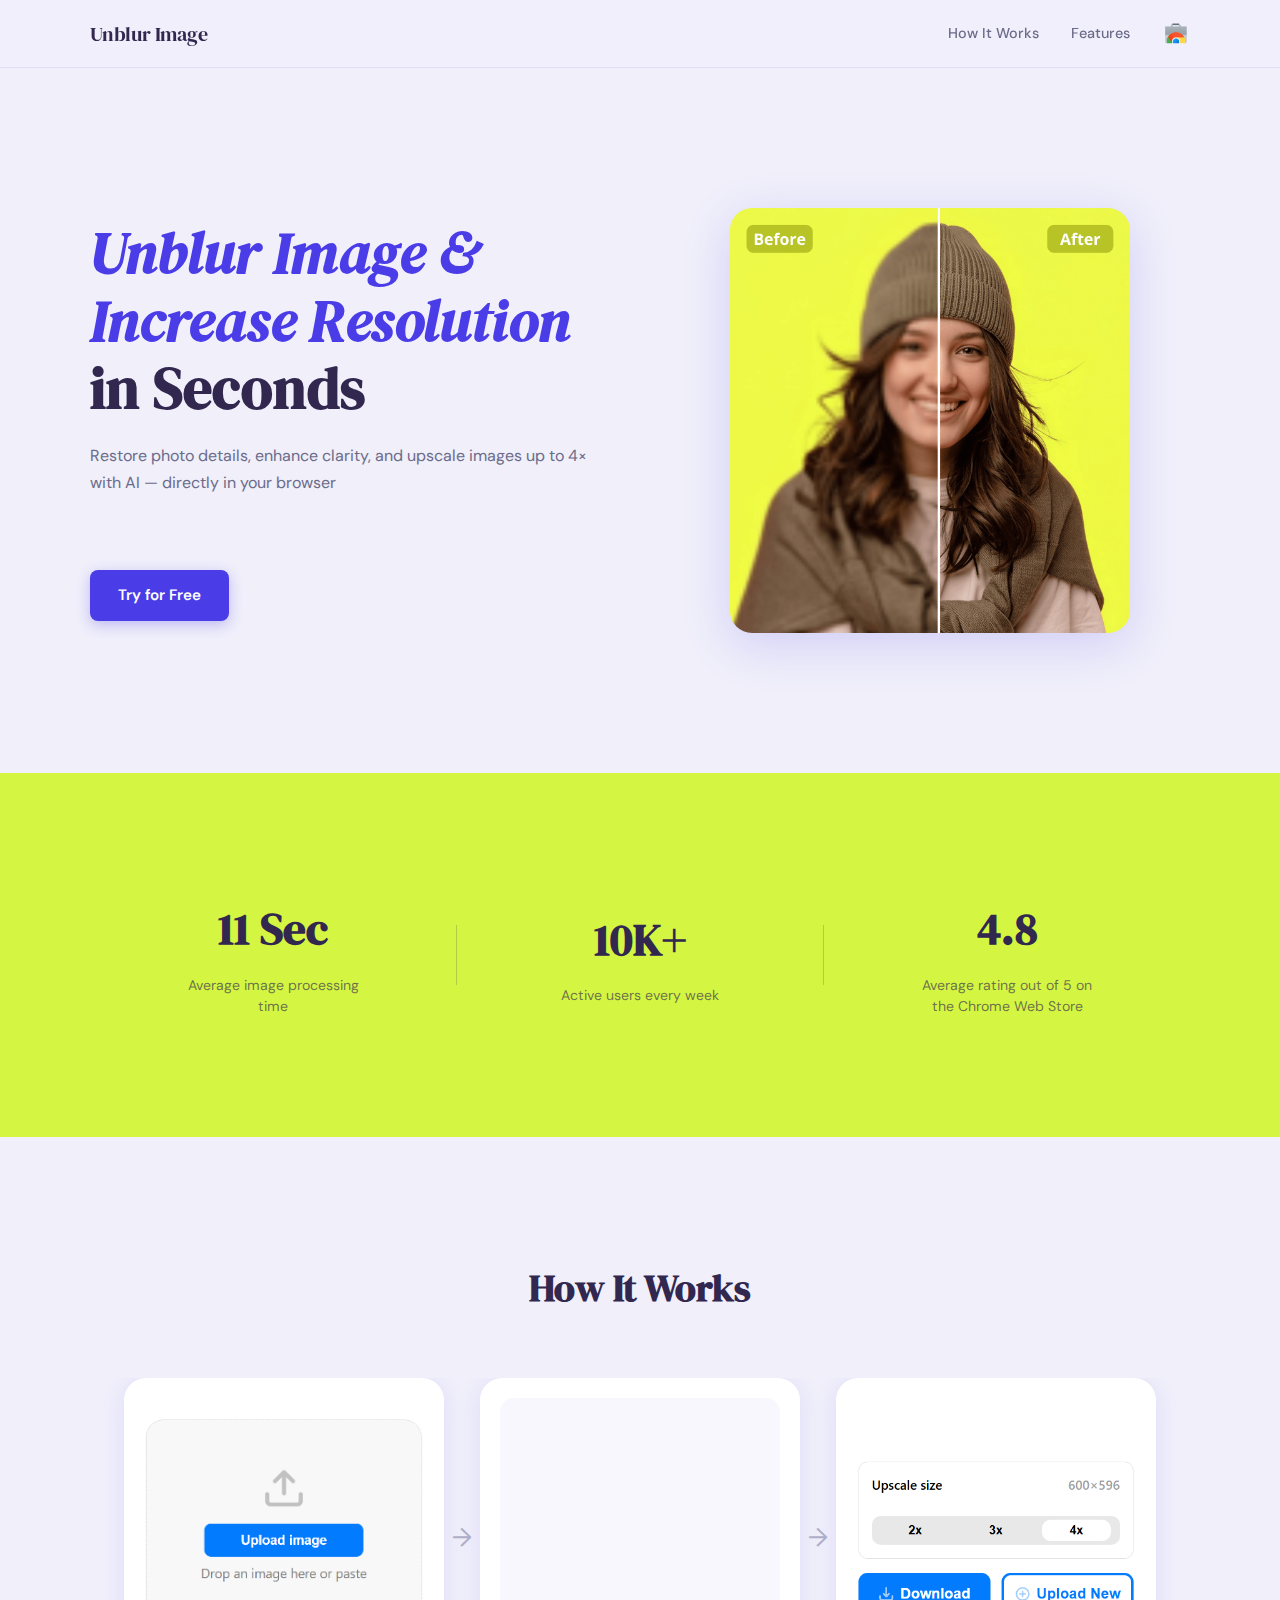
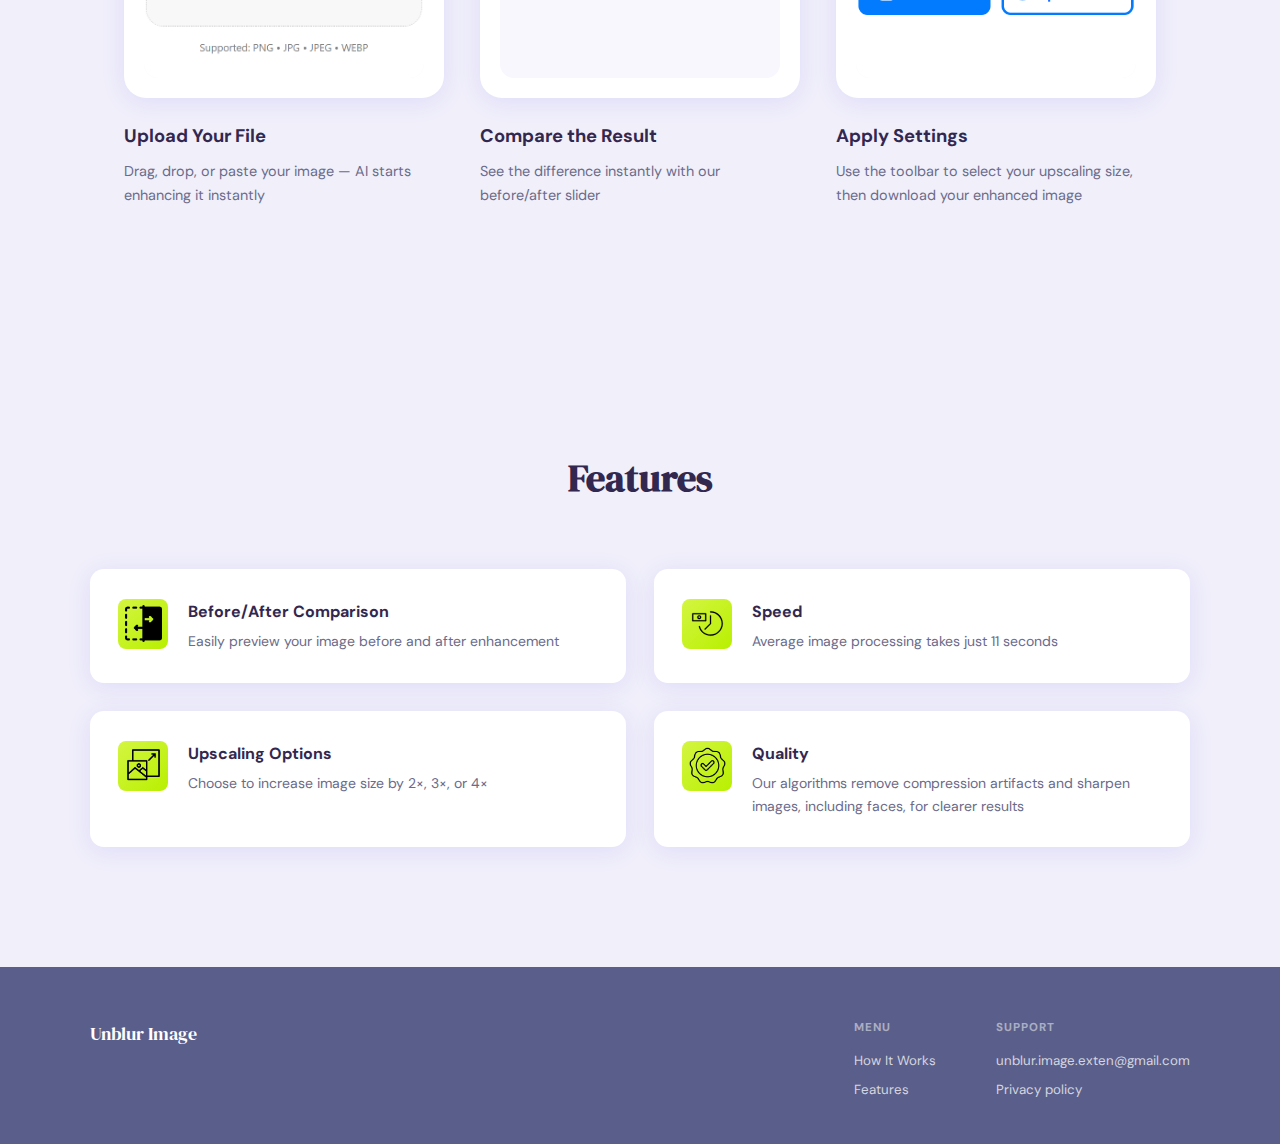
<file: index.html>
<!DOCTYPE html>
<html lang="en">
<head>
  <meta charset="UTF-8" />
  <meta name="viewport" content="width=device-width, initial-scale=1.0" />
  <title>Unblur Image & Increase Resolution in Seconds</title>
  <link rel="icon" type="image/png" sizes="32x32" href="assets/icon_Favicon_32x32.png" />
  <link rel="stylesheet" href="style.css" />
  <link rel="preconnect" href="https://fonts.googleapis.com" />
  <link rel="preconnect" href="https://fonts.gstatic.com" crossorigin />
  <link href="https://fonts.googleapis.com/css2?family=DM+Sans:wght@400;500;700&family=DM+Serif+Display:ital@0;1&display=swap" rel="stylesheet" />


    <!-- Yandex.Metrika counter -->
    <script type="text/javascript">
      (function(m,e,t,r,i,k,a){
          m[i]=m[i]||function(){(m[i].a=m[i].a||[]).push(arguments)};
          m[i].l=1*new Date();
          for (var j = 0; j < document.scripts.length; j++) {if (document.scripts[j].src === r) { return; }}
          k=e.createElement(t),a=e.getElementsByTagName(t)[0],k.async=1,k.src=r,a.parentNode.insertBefore(k,a)
      })(window, document,'script','https://mc.yandex.ru/metrika/tag.js?id=104146031', 'ym');

      ym(104146031, 'init', {ssr:true, webvisor:true, clickmap:true, accurateTrackBounce:true, trackLinks:true});
    </script>
    <noscript><div><img src="https://mc.yandex.ru/watch/104146031" style="position:absolute; left:-9999px;" alt="" /></div></noscript>
    <!-- /Yandex.Metrika counter -->

</head>
<body>

  <!-- ───────────── NAVBAR ───────────── -->
  <header class="navbar">
    <div class="container navbar__inner">
      <a href="#" class="navbar__logo">Unblur Image</a>
      <nav class="navbar__links">
        <a href="#how">How It Works</a>
        <a href="#features">Features</a>
        <a href="https://chromewebstore.google.com/detail/unblur-image/lkebmhimhedohmgkomlnhgbcknocmpjo" class="navbar__icon" aria-label="Chrome Web Store" target="_blank" rel="noopener noreferrer" onclick="ym(104146031,'reachGoal','btn_cws_icon'); return true;">
          <img src="assets/icon_chrome-web-store.png" alt="" width="28" height="28" />
        </a>
      </nav>
    </div>
  </header>

  <!-- ───────────── HERO ───────────── -->
  <section class="hero">
    <div class="container hero__inner">
      <div class="hero__copy">
        <h1 class="hero__title">
          <span class="hero__title--accent">Unblur Image &amp;</span><br>
          <span class="hero__title--accent">Increase Resolution</span><br>
          <span class="hero__title--plain">in Seconds</span>
        </h1>
        <p class="hero__sub">
          Restore photo details, enhance clarity, and upscale images up to 4× with AI — directly in your browser
        </p>
        <a href="https://chromewebstore.google.com/detail/unblur-image/lkebmhimhedohmgkomlnhgbcknocmpjo" class="btn btn--primary hero__cta" target="_blank" rel="noopener noreferrer" onclick="ym(104146031,'reachGoal','btn_try_for_free'); return true;">Try for Free</a>
      </div>

      <div class="hero__visual">
        <div class="compare-card">
          <div class="compare-card__img-wrap">
            <img
              src="assets/img_before_after_result.png"
              alt="Before and after: low-resolution portrait vs AI-enhanced sharp result"
              class="compare-card__img"
              width="480"
              height="510"
            />
          </div>
        </div>
      </div>
    </div>
  </section>

  <!-- ───────────── STATS ───────────── -->
  <section class="stats">
    <div class="container stats__grid">
      <div class="stats__item">
        <p class="stats__number">11 Sec</p>
        <p class="stats__label">Average image processing time</p>
      </div>
      <div class="stats__divider"></div>
      <div class="stats__item">
        <p class="stats__number">10K+</p>
        <p class="stats__label">Active users every week</p>
      </div>
      <div class="stats__divider"></div>
      <div class="stats__item">
        <p class="stats__number">4.8</p>
        <p class="stats__label">Average rating out of 5 on the Chrome Web Store</p>
      </div>
    </div>
  </section>

  <!-- ───────────── HOW IT WORKS ───────────── -->
  <section class="how" id="how">
    <div class="container">
      <h2 class="section-title">How It Works</h2>

      <div class="steps">
        <div class="steps__layout">
          <div class="steps__col">
            <div class="step__card">
              <div class="step__visual">
                <div class="how-step__img-wrap">
                  <img
                    src="assets/img_HowItWorks__Upload.png"
                    alt="Extension window: upload an image by drag and drop or paste"
                    width="1000"
                    height="1000"
                    decoding="async"
                  />
                </div>
              </div>
            </div>
            <div class="step__info">
              <h3 class="step__title">Upload Your File</h3>
              <p class="step__desc">Drag, drop, or paste your image — AI starts enhancing it instantly</p>
            </div>
          </div>

          <div class="step__arrow" aria-hidden="true">→</div>

          <div class="steps__col">
            <div class="step__card">
              <div class="step__visual">
                <div class="how-step__img-wrap">
                  <img
                    src="assets/img_HowItWorks__Preview.png"
                    alt="Before and after comparison with the quality slider"
                    width="1000"
                    height="1000"
                    decoding="async"
                  />
                </div>
              </div>
            </div>
            <div class="step__info">
              <h3 class="step__title">Compare the Result</h3>
              <p class="step__desc">See the difference instantly with our before/after slider</p>
            </div>
          </div>

          <div class="step__arrow" aria-hidden="true">→</div>

          <div class="steps__col">
            <div class="step__card">
              <div class="step__visual">
                <div class="how-step__img-wrap">
                  <img
                    src="assets/img_HowItWorks__tools.png"
                    alt="Upscale size options and download or upload new image"
                    width="1000"
                    height="1000"
                    decoding="async"
                  />
                </div>
              </div>
            </div>
            <div class="step__info">
              <h3 class="step__title">Apply Settings</h3>
              <p class="step__desc">Use the toolbar to select your upscaling size, then download your enhanced image</p>
            </div>
          </div>
        </div>
      </div>
    </div>
  </section>

  <!-- ───────────── FEATURES ───────────── -->
  <section class="features" id="features">
    <div class="container">
      <h2 class="section-title">Features</h2>

      <div class="features__grid">
        <div class="feature-card">
          <div class="feature-card__icon">
            <img src="assets/icon_Features__Comparison.png" alt="" width="28" height="28" />
          </div>
          <div>
            <h3 class="feature-card__title">Before/After Comparison</h3>
            <p class="feature-card__desc">Easily preview your image before and after enhancement</p>
          </div>
        </div>

        <div class="feature-card">
          <div class="feature-card__icon">
            <img src="assets/icon_Features__Speed.svg" alt="" width="28" height="28" />
          </div>
          <div>
            <h3 class="feature-card__title">Speed</h3>
            <p class="feature-card__desc">Average image processing takes just 11 seconds</p>
          </div>
        </div>

        <div class="feature-card">
          <div class="feature-card__icon">
            <img src="assets/icon_Features__Upscaling.png" alt="" width="28" height="28" />
          </div>
          <div>
            <h3 class="feature-card__title">Upscaling Options</h3>
            <p class="feature-card__desc">Choose to increase image size by 2×, 3×, or 4×</p>
          </div>
        </div>

        <div class="feature-card">
          <div class="feature-card__icon">
            <img src="assets/icon_Features__Quality.png" alt="" width="28" height="28" />
          </div>
          <div>
            <h3 class="feature-card__title">Quality</h3>
            <p class="feature-card__desc">Our algorithms remove compression artifacts and sharpen images, including faces, for clearer results</p>
          </div>
        </div>
      </div>
    </div>
  </section>

  <!-- ───────────── FOOTER ───────────── -->
  <footer class="footer">
    <div class="container footer__inner">
      <p class="footer__brand">Unblur Image</p>

      <div class="footer__cols">
        <div class="footer__col">
          <p class="footer__col-title">MENU</p>
          <a href="#how" class="footer__link">How It Works</a>
          <a href="#features" class="footer__link">Features</a>
        </div>
        <div class="footer__col">
          <p class="footer__col-title">SUPPORT</p>
          <a href="mailto:unblur.image.exten@gmail.com" class="footer__link">unblur.image.exten@gmail.com</a>
          <a href="https://drive.google.com/file/d/1HBolDwUPvsj5CeElrBafyjhj94GIhRP5/view?usp=sharing" class="footer__link" target="_blank" rel="noopener noreferrer">Privacy policy</a>
        </div>
      </div>
    </div>
  </footer>

  <!-- ───────────── COOKIE BANNER ───────────── -->
  <div id="cookie-popup" class="cookie-popup cookie-popup--hidden" role="dialog" aria-label="Cookie consent" aria-live="polite">
    <div class="cookie-container">
      <p class="cookie-text">
        We use cookies to analyze our traffic and improve your experience.
        Check out our <a href="https://drive.google.com/file/d/1HBolDwUPvsj5CeElrBafyjhj94GIhRP5/view?usp=sharing" class="cookie-link" target="_blank" rel="noopener noreferrer">Cookie Policy</a> to learn more.
      </p>
      <div class="cookie-actions">
        <button type="button" id="cookie-decline" class="btn-cookie btn-cookie--outline">Decline</button>
        <button type="button" id="cookie-accept" class="btn-cookie btn-cookie--primary">Accept</button>
      </div>
    </div>
  </div>

  <script>
    document.addEventListener('DOMContentLoaded', function () {
      var popup = document.getElementById('cookie-popup');
      var acceptBtn = document.getElementById('cookie-accept');
      var declineBtn = document.getElementById('cookie-decline');
      if (!popup || !acceptBtn || !declineBtn) return;

      if (!localStorage.getItem('cookieConsent')) {
        setTimeout(function () {
          popup.classList.remove('cookie-popup--hidden');
        }, 1000);
      }

      acceptBtn.addEventListener('click', function () {
        localStorage.setItem('cookieConsent', 'accepted');
        popup.classList.add('cookie-popup--hidden');
      });

      declineBtn.addEventListener('click', function () {
        localStorage.setItem('cookieConsent', 'declined');
        popup.classList.add('cookie-popup--hidden');
      });
    });
  </script>

</body>
</html>
</file>
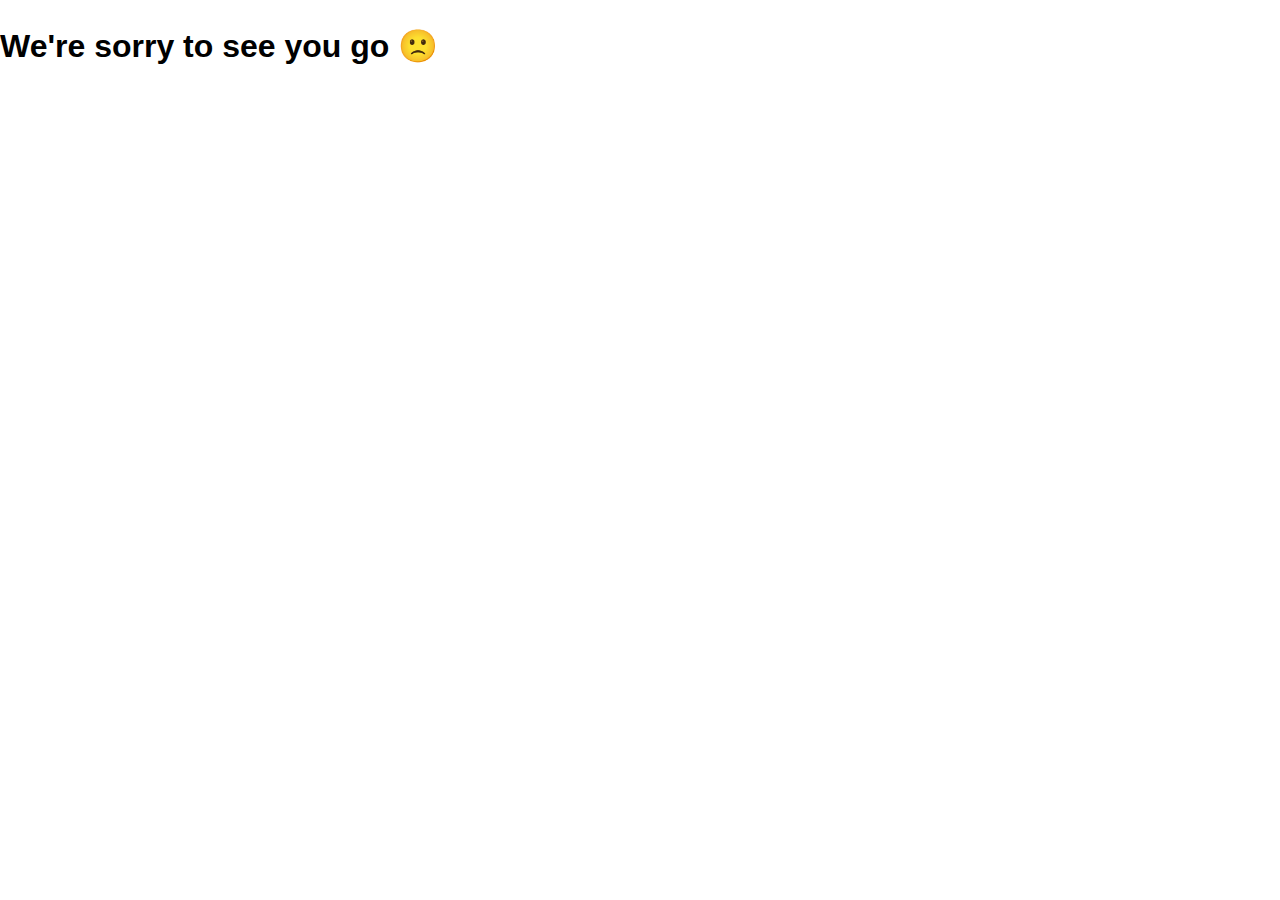
<file: goodbye/index.html>
<!DOCTYPE html>
<html lang="en">
<head>
    <meta charset="UTF-8">
    <meta name="viewport" content="width=device-width, initial-scale=1.0">
    <title>We're sorry to see you go</title>

   
    <!-- Yandex.Metrika counter -->
    <script type="text/javascript">
        (function(m,e,t,r,i,k,a){
            m[i]=m[i]||function(){(m[i].a=m[i].a||[]).push(arguments)};
            m[i].l=1*new Date();
            for (var j = 0; j < document.scripts.length; j++) {if (document.scripts[j].src === r) { return; }}
            k=e.createElement(t),a=e.getElementsByTagName(t)[0],k.async=1,k.src=r,a.parentNode.insertBefore(k,a)
        })(window, document,'script','https://mc.yandex.ru/metrika/tag.js?id=104146031', 'ym');

        ym(104146031, 'init', {ssr:true, webvisor:true, clickmap:true, accurateTrackBounce:true, trackLinks:true});
    </script>
    <noscript><div><img src="https://mc.yandex.ru/watch/104146031" style="position:absolute; left:-9999px;" alt="" /></div></noscript>
    <!-- /Yandex.Metrika counter -->


    <!-- Favicons -->
    <link rel="icon" type="image/svg+xml" href="../images/favicon_browser-48x48.svg">
    <link rel="icon" type="image/png" sizes="32x32" href="../images/favicon-32x32.png">
    <link rel="apple-touch-icon" href="../images/favicon-180x180.png">

    <!-- Styles -->
    <link rel="stylesheet" href="../css/styles.css">
</head>
<body>
    <main class="goodbye-main">
        <section class="goodbye-section">
            <div class="goodbye-container">
                <h1 class="goodbye-title">We're sorry to see you go 🙁</h1>
                <iframe src="https://docs.google.com/forms/d/e/1FAIpQLSdY03ouMPL1lFWj04a6VYMmrYrHc9MNgLUCH9NqxDqXCTXeRg/viewform?embedded=true" width="640" height="613" frameborder="0" marginheight="0" marginwidth="0">Loading…</iframe>
            </div>
        </section>
    </main>
</body>
</html>
</file>
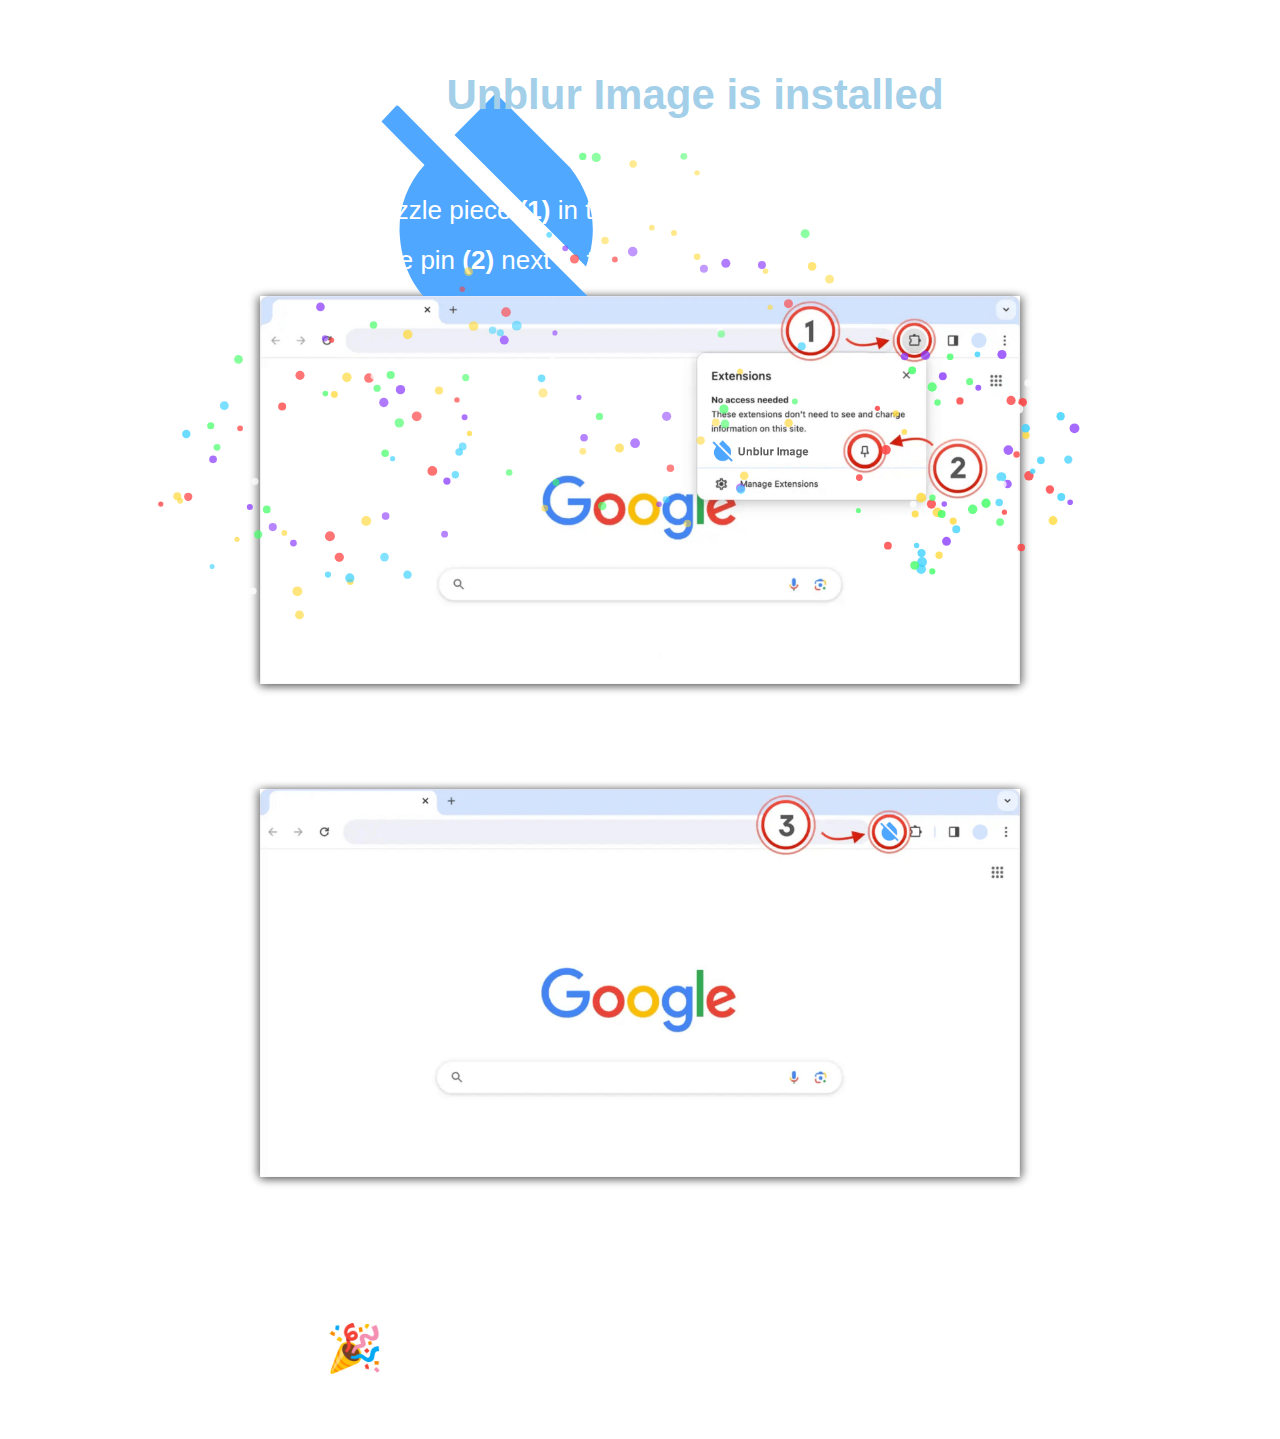
<file: welcome/index.html>
<!DOCTYPE html>
<html lang="en">
<head>
    <meta charset="utf-8">
    <meta name="viewport" content="width=device-width, initial-scale=1.0">
    <title>Unblur Image | Welcome</title>
    <meta name="description" content="Welcome page for Unblur Image Chrome extension">
    

    <!-- Yandex.Metrika counter -->
    <script type="text/javascript">
        (function(m,e,t,r,i,k,a){
            m[i]=m[i]||function(){(m[i].a=m[i].a||[]).push(arguments)};
            m[i].l=1*new Date();
            for (var j = 0; j < document.scripts.length; j++) {if (document.scripts[j].src === r) { return; }}
            k=e.createElement(t),a=e.getElementsByTagName(t)[0],k.async=1,k.src=r,a.parentNode.insertBefore(k,a)
        })(window, document,'script','https://mc.yandex.ru/metrika/tag.js?id=104146031', 'ym');

        ym(104146031, 'init', {ssr:true, webvisor:true, clickmap:true, accurateTrackBounce:true, trackLinks:true});
    </script>
    <noscript><div><img src="https://mc.yandex.ru/watch/104146031" style="position:absolute; left:-9999px;" alt="" /></div></noscript>
    <!-- /Yandex.Metrika counter -->

    
    <!-- Google Fonts -->
    <!-- Favicons -->
    <link rel="icon" type="image/svg+xml" href="../assets/favicon_browser-48x48.svg">
    <link rel="icon" type="image/png" sizes="32x32" href="../assets/favicon-32x32.png">
    <link rel="apple-touch-icon" href="../assets/favicon-180x180.png">
    
    <!-- Styles -->
    <link rel="stylesheet" href="../css/styles.css">
</head>
<body>
    <div class="progress-indicator"></div>
    
    <main class="main-content">
        <!-- Success Section -->
        <section class="success-section">
            <div class="container">
                <div class="success-item">
                    <div class="success-icon">
                        <img src="../assets/favicon.svg" alt="Success" class="favicon">
                    </div>
                    <div class="success-text">
                        <h1><strong>Unblur Image</strong> is installed</h1>
                    </div>
                </div>
            </div>
        </section>

        <!-- Instructions Section -->
        <section class="instructions-section">
            <div class="container">
                <div class="instruction-text">
                    <p>Click the puzzle piece <strong>(1)</strong> in the top right of your browser.</p>
                    <p>Click the little pin <strong>(2)</strong> next to the extension:</p>
                </div>
                
                <div class="instruction-image">
                    <img src="../assets/browser-extension-step.png" alt="Browser extension setup step 1 and 2" class="responsive-image">
                </div>
                
                <div class="instruction-text">
                    <p>Simply click on the extension icon <strong>(3)</strong> to open Unblur Image:</p>
                </div>
                
                <div class="instruction-image">
                    <img src="../assets/extension-icon-step.png" alt="Extension icon step 3" class="responsive-image">
                </div>
            </div>
        </section>

        <!-- Final Section -->
        <section class="final-section">
            <div class="container">
                <div class="final-text">
                    <h2>🎉 Enjoy using <strong>Unblur Image</strong>!</h2>
                </div>
            </div>
        </section>
    </main>

    <script src="js/script.js"></script>
</body>
</html>
</file>
<file: style.css>
/* ═══════════════════════════════════════
   TOKENS & RESET
═══════════════════════════════════════ */
:root {
  --clr-bg:        #F0EFFA;
  --clr-accent:    #D4F542;       /* lime yellow */
  --clr-primary:   #4A3DE8;       /* deep indigo */
  --clr-text:      #32284f;
  --clr-muted:     #6B6B8A;
  --clr-footer:    #5A5E8A;
  --clr-white:     #FFFFFF;
  --clr-card-bg:   #FFFFFF;

  --radius-sm: 8px;
  --radius-md: 14px;
  --radius-lg: 22px;

  --shadow-card: 0 4px 24px rgba(74,61,232,.10);
  --shadow-btn:  0 4px 14px rgba(74,61,232,.30);

  --font-body:    'DM Sans', sans-serif;
  --font-display: 'DM Serif Display', serif;

  --max-w: 1100px;
  --nav-h: 68px;
}

*, *::before, *::after { box-sizing: border-box; margin: 0; padding: 0; }

html { scroll-behavior: smooth; }

body {
  font-family: var(--font-body);
  background: var(--clr-bg);
  color: var(--clr-text);
  line-height: 1.6;
  -webkit-font-smoothing: antialiased;
}

img { display: block; max-width: 100%; }

a { text-decoration: none; color: inherit; }

/* ═══════════════════════════════════════
   LAYOUT UTILITIES
═══════════════════════════════════════ */
.container {
  width: 90%;
  max-width: var(--max-w);
  margin-inline: auto;
}

/* ═══════════════════════════════════════
   BUTTONS
═══════════════════════════════════════ */
.btn {
  display: inline-flex;
  align-items: center;
  gap: 6px;
  border: none;
  cursor: pointer;
  font-family: var(--font-body);
  font-weight: 600;
  border-radius: var(--radius-sm);
  transition: transform .18s ease, box-shadow .18s ease, background .18s ease;
}

.btn--primary {
  background: var(--clr-primary);
  color: var(--clr-white);
  padding: 13px 28px;
  font-size: .95rem;
  box-shadow: var(--shadow-btn);
}
.btn--primary:hover {
  background: #3a2ec0;
  transform: translateY(-2px);
  box-shadow: 0 8px 22px rgba(74,61,232,.38);
}

.btn--outline {
  background: transparent;
  color: var(--clr-primary);
  border: 1.5px solid var(--clr-primary);
  padding: 11px 22px;
  font-size: .88rem;
}
.btn--outline:hover { background: rgba(74,61,232,.07); }

.btn--sm { padding: 9px 18px; font-size: .82rem; }

/* ═══════════════════════════════════════
   SECTION TITLE
═══════════════════════════════════════ */
.section-title {
  font-family: var(--font-display);
  font-size: clamp(1.8rem, 3vw, 2.4rem);
  text-align: center;
  margin-bottom: 60px;
  color: var(--clr-text);
}

/* ═══════════════════════════════════════
   NAVBAR
═══════════════════════════════════════ */
.navbar {
  background: rgba(240,239,250,.88);
  backdrop-filter: blur(14px);
  -webkit-backdrop-filter: blur(14px);
  border-bottom: 1px solid rgba(74,61,232,.10);
  height: var(--nav-h);
}

.navbar__inner {
  display: flex;
  align-items: center;
  justify-content: space-between;
  height: 100%;
}

.navbar__logo {
  font-family: var(--font-display);
  font-size: 1.25rem;
  color: var(--clr-text);
  letter-spacing: -.01em;
}

.navbar__links {
  display: flex;
  align-items: center;
  gap: 32px;
}

.navbar__links a {
  font-size: .9rem;
  font-weight: 500;
  color: var(--clr-muted);
  transition: color .18s;
}
.navbar__links a:hover { color: var(--clr-primary); }

.navbar__icon {
  display: inline-flex;
  align-items: center;
  line-height: 0;
}
.navbar__icon img {
  display: block;
  width: 28px;
  height: 28px;
  object-fit: contain;
}

/* ═══════════════════════════════════════
   HERO
═══════════════════════════════════════ */
.hero {
  padding: 140px 0;
}

.hero__inner {
  display: grid;
  grid-template-columns: 1fr 1fr;
  align-items: center;
  gap: 60px;
}

.hero__copy {
  animation: fadeUp .7s ease both;
}

.hero__title {
  font-size: clamp(2.25rem, 4.5vw, 3.625rem);
  line-height: 1.15;
  margin-bottom: 20px;
}

.hero__title--accent {
  font-family: var(--font-display);
  color: var(--clr-primary);
  font-style: italic;
}

.hero__title--plain {
  font-family: var(--font-display);
  font-style: normal;
  color: var(--clr-text);
}

.hero__sub {
  font-size: clamp(1rem, 1.2vw, 1.3rem);
  color: var(--clr-muted);
  max-width: clamp(400px, 50vw, 500px);
  margin-bottom: 74px;
  line-height: 1.7;
}

/* ── Compare card ── */
.hero__visual {
  display: flex;
  justify-content: center;
  animation: fadeUp .7s .15s ease both;
}

.compare-card {
  position: relative;
  border-radius: var(--radius-lg);
  overflow: hidden;
  box-shadow: 0 12px 48px rgba(74,61,232,.18);
  width: 400px;
  height: 425px;
  background: #e8e7f5;
}

.compare-card__img-wrap {
  position: relative;
  width: 100%;
  height: 100%;
}

.compare-card__img {
  display: block;
  width: 100%;
  height: 100%;
  object-fit: cover;
  object-position: center;
}

/* ═══════════════════════════════════════
   STATS
═══════════════════════════════════════ */
.stats {
  background: var(--clr-accent);
  padding: 120px 0;
}

.stats__grid {
  display: flex;
  align-items: center;
  justify-content: center;
  gap: 0;
}

.stats__item {
  flex: 1;
  text-align: center;
  padding: 0 24px;
}

.stats__number {
  font-family: var(--font-display);
  font-size: clamp(2rem, 4vw, 2.8rem);
  color: var(--clr-text);
  font-weight: 700;
  margin-bottom: 10px;
}

.stats__label {
  font-size: .88rem;
  color: rgba(50,40,79,.65);
  line-height: 1.5;
  max-width: 180px;
  margin-inline: auto;
}

.stats__divider {
  width: 1px;
  height: 60px;
  background: rgba(50,40,79,.2);
  flex-shrink: 0;
}

/* ═══════════════════════════════════════
   HOW IT WORKS
═══════════════════════════════════════ */
.how {
  padding: 120px 0;
  background: var(--clr-bg);
}

.steps {
  width: 100%;
  overflow-x: auto;
  -webkit-overflow-scrolling: touch;
}

.steps__layout {
  display: flex;
  align-items: flex-start;
  justify-content: center;
  gap: 8px;
  flex-wrap: nowrap;
  min-width: min(100%, 1040px);
  margin-inline: auto;
}

.steps__col {
  display: flex;
  flex-direction: column;
  align-items: flex-start;
  gap: 24px;
  flex: 1 1 200px;
  min-width: 0;
  max-width: 320px;
}

.step__card {
  width: 100%;
  display: flex;
  align-items: center;
  justify-content: center;
  background: var(--clr-card-bg);
  border-radius: var(--radius-lg);
  padding: 20px 16px;
  box-shadow: var(--shadow-card);
  transition: transform .25s ease, box-shadow .25s ease;
}
.step__card:hover {
  transform: translateY(-4px);
  box-shadow: 0 12px 40px rgba(74,61,232,.14);
}

.how .step__info {
  text-align: left;
  width: 100%;
}

.step__visual {
  flex-shrink: 0;
  display: flex;
  align-items: center;
  justify-content: center;
  width: 100%;
}

/* Square screenshots (1000×1000 assets → sharp on Retina at ~280px display) */
.how-step__img-wrap {
  width: 100%;
  max-width: 280px;
  aspect-ratio: 1 / 1;
  border-radius: var(--radius-md);
  overflow: hidden;
  background: #f8f7fd;
}
.how-step__img-wrap img {
  display: block;
  width: 100%;
  height: 100%;
  object-fit: contain;
}

/* arrow — aligned to step card (square image + padding) */
.step__arrow {
  font-size: 1.6rem;
  color: #b0afc8;
  flex-shrink: 0;
  display: flex;
  align-items: center;
  align-self: flex-start;
  height: 320px;
  padding-top: 0;
}

.step__title {
  font-size: 1.15rem;
  font-weight: 700;
  margin-bottom: 8px;
  color: var(--clr-text);
}
.step__desc {
  font-size: .9rem;
  color: var(--clr-muted);
  line-height: 1.65;
}

/* ═══════════════════════════════════════
   FEATURES
═══════════════════════════════════════ */
.features {
  padding: 120px 0;
  background: var(--clr-bg);
}

.features__grid {
  display: grid;
  grid-template-columns: 1fr 1fr;
  gap: 28px;
}

.feature-card {
  display: flex;
  gap: 20px;
  align-items: flex-start;
  background: var(--clr-card-bg);
  border-radius: var(--radius-md);
  padding: 30px 28px;
  box-shadow: var(--shadow-card);
  transition: transform .2s ease;
}
.feature-card:hover { transform: translateY(-3px); }

.feature-card__icon {
  width: 50px;
  height: 50px;
  flex-shrink: 0;
  background: linear-gradient(135deg, var(--clr-accent), #b8f000);
  border-radius: var(--radius-sm);
  display: flex;
  align-items: center;
  justify-content: center;
  color: var(--clr-text);
}

.feature-card__icon img {
  width: 37px;
  height: 37px;
  object-fit: contain;
  display: block;
}

.feature-card__title {
  font-size: 1rem;
  font-weight: 700;
  margin-bottom: 6px;
  color: var(--clr-text);
}
.feature-card__desc {
  font-size: .875rem;
  color: var(--clr-muted);
  line-height: 1.6;
}

/* ═══════════════════════════════════════
   FOOTER
═══════════════════════════════════════ */
.footer {
  background: var(--clr-footer);
  padding: 52px 0 44px;
}

.footer__inner {
  display: flex;
  justify-content: space-between;
  align-items: flex-start;
  gap: 40px;
}

.footer__brand {
  font-family: var(--font-display);
  font-size: 1.15rem;
  color: var(--clr-white);
}

.footer__cols {
  display: flex;
  gap: 60px;
}

.footer__col {
  display: flex;
  flex-direction: column;
  gap: 8px;
}

.footer__col-title {
  font-size: .72rem;
  font-weight: 700;
  letter-spacing: .08em;
  color: rgba(255,255,255,.5);
  margin-bottom: 4px;
}

.footer__link {
  font-size: .83rem;
  color: rgba(255,255,255,.75);
  transition: color .18s;
}
.footer__link:hover { color: var(--clr-white); }

/* ═══════════════════════════════════════
   ANIMATIONS
═══════════════════════════════════════ */
@keyframes fadeUp {
  from { opacity: 0; transform: translateY(28px); }
  to   { opacity: 1; transform: translateY(0); }
}

/* ═══════════════════════════════════════
   RESPONSIVE
═══════════════════════════════════════ */
@media (max-width: 979px) {
  .hero {
    padding: 90px 0;
  }

  .stats,
  .how,
  .features {
    padding-block: 90px;
  }
}

@media (max-width: 900px) {
  .hero__inner { grid-template-columns: 1fr; text-align: center; }
  .hero__visual { justify-content: center; }
  .hero__sub { margin-inline: auto; }

  .features__grid { grid-template-columns: 1fr; }

  .steps {
    overflow-x: visible;
  }
  .steps__layout {
    flex-direction: column;
    align-items: center;
    gap: 36px;
    min-width: 0;
    flex-wrap: wrap;
  }
  .step__arrow { display: none; }
  .steps__col {
    max-width: 320px;
  }
}

@media (max-width: 640px) {
  .stats__grid { flex-direction: column; gap: 36px; }
  .stats__divider { width: 60px; height: 1px; }

  .footer__inner { flex-direction: column; }
  .footer__cols { flex-direction: column; gap: 28px; }

  .navbar__links { gap: 18px; }
}

/* ═══════════════════════════════════════
   COOKIE BANNER
═══════════════════════════════════════ */
.cookie-popup {
  position: fixed;
  bottom: 24px;
  left: 24px;
  right: 24px;
  z-index: 1000;
  display: flex;
  justify-content: flex-end;
  transition: transform 0.4s ease, opacity 0.4s ease;
}

.cookie-popup--hidden {
  transform: translateY(150%);
  opacity: 0;
  pointer-events: none;
}

.cookie-container {
  background-color: var(--clr-white);
  padding: 20px 24px;
  border-radius: 16px;
  box-shadow: 0 12px 32px rgba(74, 61, 232, 0.15);
  max-width: 600px;
  width: 100%;
  display: flex;
  align-items: center;
  justify-content: space-between;
  gap: 20px;
  border: 1px solid rgba(74, 61, 232, 0.1);
}

.cookie-text {
  color: var(--clr-text);
  font-size: 14px;
  line-height: 1.5;
  margin: 0;
}

.cookie-link {
  color: var(--clr-primary);
  text-decoration: underline;
  transition: opacity 0.2s;
}

.cookie-link:hover {
  opacity: 0.8;
}

.cookie-actions {
  display: flex;
  gap: 12px;
  flex-shrink: 0;
}

.btn-cookie {
  font-family: var(--font-body);
  padding: 10px 20px;
  border-radius: 10px;
  font-weight: 600;
  font-size: 14px;
  cursor: pointer;
  transition: all 0.2s ease;
  border: 2px solid transparent;
}

.btn-cookie--primary {
  background-color: var(--clr-primary);
  color: var(--clr-white);
}

.btn-cookie--primary:hover {
  filter: brightness(1.1);
  transform: translateY(-1px);
}

.btn-cookie--outline {
  background-color: transparent;
  border-color: var(--clr-primary);
  color: var(--clr-primary);
}

.btn-cookie--outline:hover {
  background-color: rgba(74, 61, 232, 0.05);
}

@media (max-width: 600px) {
  .cookie-container {
    flex-direction: column;
    text-align: center;
    padding: 24px;
  }

  .cookie-actions {
    width: 100%;
  }

  .btn-cookie {
    flex: 1;
  }
}
</file>
<file: css/styles.css>
/* Reset and Base Styles */
*, *:before, *:after {
    box-sizing: border-box;
}

body, html {
    margin: 0;
    padding: 0;
    border: 0;
}

body {
    font-family: -apple-system, BlinkMacSystemFont, 'Segoe UI', 'Roboto', 'Helvetica Neue', Arial, sans-serif;
    line-height: 1.6;
    color: #000;
    background-color: #ffffff;
    margin: 0;
}

/* Progress Indicator */
.progress-indicator {
    width: 0%;
    height: 5px;
    background: #ffffff;
    position: fixed;
    top: 0;
    transition: width 0.6s ease;
    z-index: 9999;
}

/* Container System */
.container {
    margin-left: auto;
    margin-right: auto;
    width: 100%;
    max-width: 1200px;
    padding: 0 20px;
}

/* Main Content */
.main-content {
    min-height: 100vh;
    background-color: #ffffff;
}

/* Success Section */
.success-section {
    padding-top: 60px;
    padding-bottom: 60px;
}

.success-item {
    display: flex;
    align-items: center;
    justify-content: center;
    max-width: 760px;
    margin: 0 auto;
}

.success-icon {
    width: 70px;
    height: 70px;
    margin-right: 40px;
    flex-shrink: 0;
}

.check-icon {
    width: 100%;
    height: 100%;
    border-radius: 50%;
    padding: 10px;
    box-sizing: border-box;
}

.success-text h1 {
    color: #a3cfe9;
    font-weight: 600;
    font-size: 42px;
    margin: 0;
    line-height: 1.35;
}

/* Instructions Section */
.instructions-section {
    padding-bottom: 30px;
}

.instruction-text {
    max-width: 760px;
    margin: 0 auto;
    padding-bottom: 5px;
}

.instruction-text p {
    font-size: 26px;
    color: #ffffff;
    margin: 0 0 10px 0;
    line-height: 1.55;
    font-weight: 300;
}

.instruction-text strong {
    font-weight: 700;
}

.instruction-image {
    text-align: center;
    margin-bottom: 50px;
}

.responsive-image {
    max-width: 760px;
    width: 100%;
    height: auto;
    display: block;
    margin: 0 auto;
    box-shadow: 0 4px 8px rgba(0, 0, 0, 0.3), 4px 0 8px rgba(0, 0, 0, 0.3), -4px 0 8px rgba(0, 0, 0, 0.3);
}

/* Final Section */
.final-section {
    padding-top: 60px;
    padding-bottom: 60px;
    text-align: center;
}

.final-text h2 {
    color: #ffffff;
    font-size: 46px;
    margin: 0;
    font-weight: 400;
    line-height: 1.35;
}

/* Responsive Design */

/* Tablets */
@media screen and (max-width: 1200px) {
    .container {
        max-width: 960px;
    }
    
    .success-item {
        max-width: 620px;
    }
    
    .instruction-text {
        max-width: 620px;
    }
    
    .responsive-image {
        max-width: 620px;
    }
}

@media screen and (max-width: 960px) {
    .container {
        max-width: 640px;
        padding: 0 20px;
    }
    
    .success-section {
        padding-top: 45px;
        padding-bottom: 45px;
    }
    
    .success-item {
        max-width: 100%;
    }
    
    .success-icon {
        width: 65px;
        height: 65px;
        margin-right: 20px;
    }
    
    .success-text h1 {
        font-size: 36px;
    }
    
    .instruction-text {
        max-width: 100%;
        padding-bottom: 12px;
    }
    
    .instruction-image {
        margin-bottom: 35px;
    }
    
    .final-section {
        padding-top: 45px;
        padding-bottom: 45px;
    }
    
    .final-text h2 {
        font-size: 38px;
    }
}

/* Mobile */
@media screen and (max-width: 640px) {
    .success-icon {
        width: 55px;
        height: 55px;
    }
    
    .success-text h1 {
        font-size: 36px;
    }
    
    .instruction-text p {
        font-size: 20px;
    }
    
    .final-text h2 {
        font-size: 38px;
    }
}

@media screen and (max-width: 480px) {
    .success-section {
        padding-top: 60px;
        padding-bottom: 60px;
    }
    
    .instructions-section {
        padding-bottom: 0;
    }
    
    .instruction-text {
        padding-bottom: 8px;
    }
    
    .instruction-image {
        margin-bottom: 25px;
    }
    
    .instruction-image:last-of-type {
        margin-bottom: 15px;
    }
    
    .final-section {
        padding-top: 90px;
        padding-bottom: 90px;
    }
    
    .success-item {
        flex-direction: column;
        text-align: center;
    }
    
    .success-icon {
        margin-right: 0;
        margin-bottom: 20px;
    }
    
    .container {
        padding: 0 20px;
    }
}

/* Landscape orientation for small screens */
@media screen and (max-height: 480px) and (orientation: landscape) {
    .success-text h1 {
        font-size: 36px;
    }
    
    .instruction-text p {
        font-size: 20px;
    }
    
    .final-text h2 {
        font-size: 38px;
    }
}
</file>
